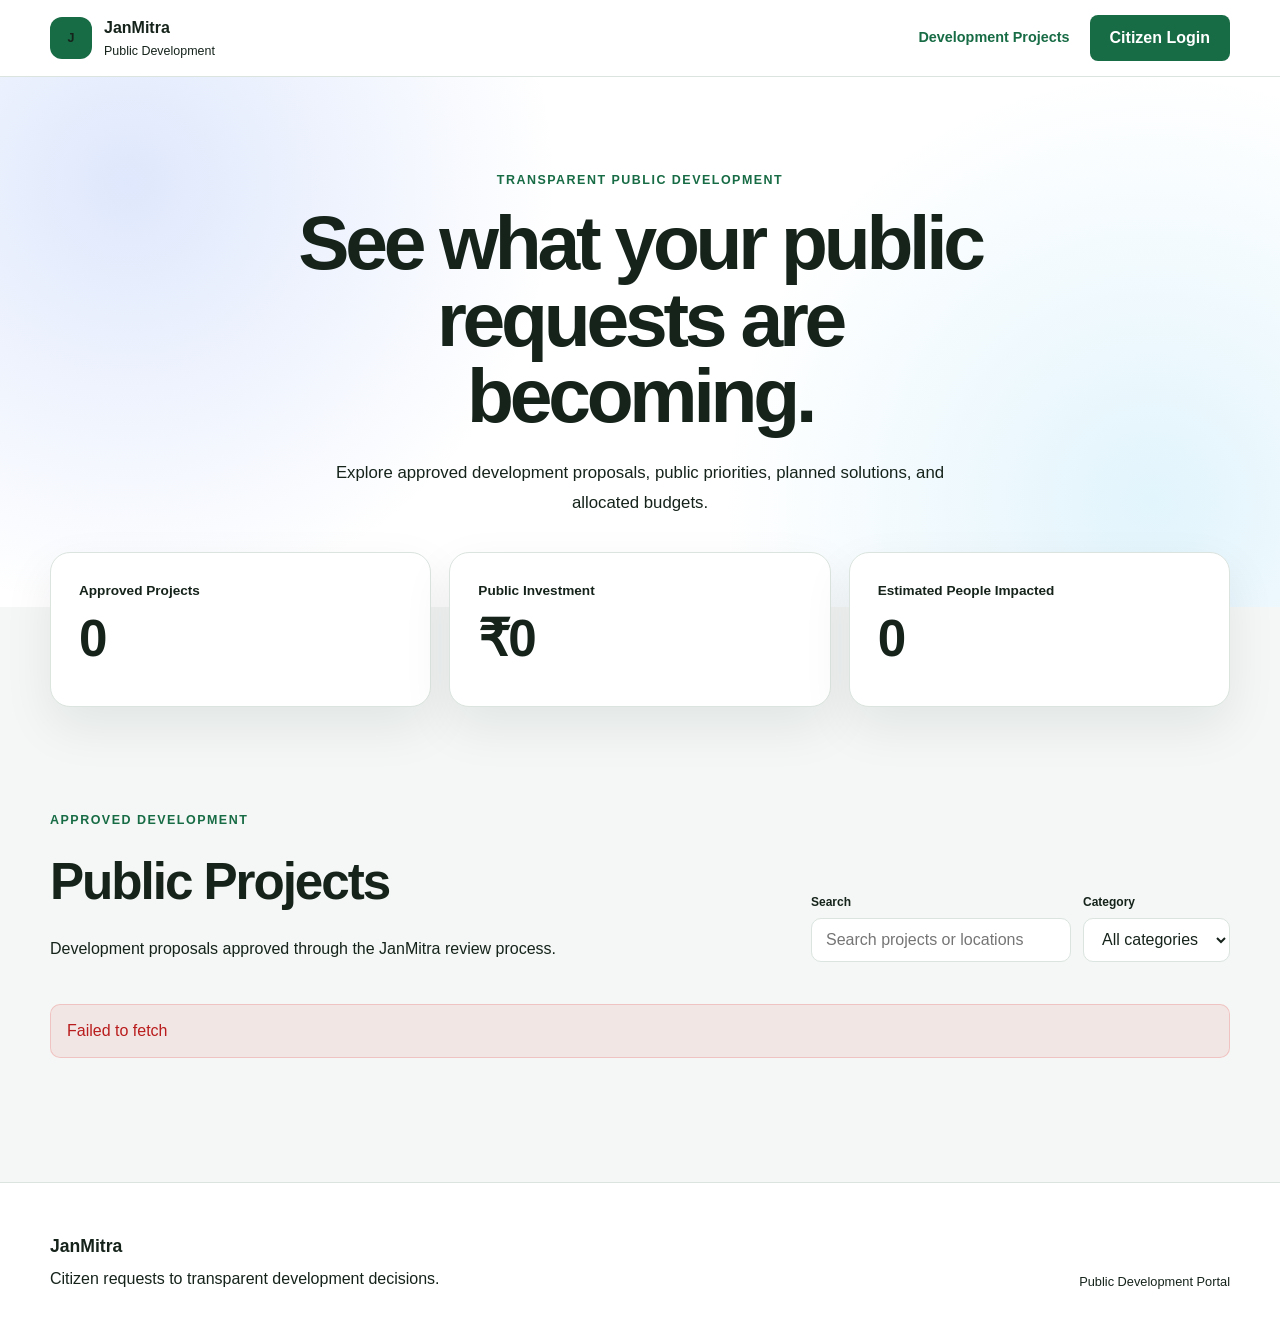
<file: frontend/pages/public.html>
<!DOCTYPE html>
<html lang="en">

<head>
    <meta charset="UTF-8">

    <meta name="viewport" content="width=device-width, initial-scale=1.0">

    <meta name="description" content="JanMitra public development projects and approved proposals.">

    <title>
        JanMitra | Public Development
    </title>

    <link rel="stylesheet" href="../css/global.css">

    <link rel="stylesheet" href="../css/public.css">
</head>


<body>

    <header class="public-header">

        <div class="public-header-inner">

            <a class="brand" href="../index.html">
                <span class="brand-mark">
                    J
                </span>

                <div>
                    <strong>
                        JanMitra
                    </strong>

                    <span>
                        Public Development
                    </span>
                </div>
            </a>


            <nav class="public-nav">

                <a class="nav-link active" href="./public.html">
                    Development Projects
                </a>

                <a class="primary-button" href="../index.html">
                    Citizen Login
                </a>

            </nav>

        </div>

    </header>


    <main>

        <section class="public-hero">

            <div class="public-hero-content">

                <span class="eyebrow">
                    Transparent Public Development
                </span>

                <h1>
                    See what your public requests
                    are becoming.
                </h1>

                <p>
                    Explore approved development proposals,
                    public priorities, planned solutions,
                    and allocated budgets.
                </p>

            </div>

        </section>


        <section class="public-summary">

            <div class="summary-grid">

                <article class="summary-card">

                    <span>
                        Approved Projects
                    </span>

                    <strong id="approvedProjectCount">
                        0
                    </strong>

                </article>


                <article class="summary-card">

                    <span>
                        Public Investment
                    </span>

                    <strong id="totalInvestment">
                        ₹0
                    </strong>

                </article>


                <article class="summary-card">

                    <span>
                        Estimated People Impacted
                    </span>

                    <strong id="peopleImpacted">
                        0
                    </strong>

                </article>

            </div>

        </section>


        <section class="projects-section">

            <div class="section-heading">

                <div>

                    <span class="eyebrow">
                        Approved Development
                    </span>

                    <h2>
                        Public Projects
                    </h2>

                    <p>
                        Development proposals approved
                        through the JanMitra review process.
                    </p>

                </div>


                <div class="project-filters">

                    <label class="search-field" for="projectSearch">

                        <span>
                            Search
                        </span>

                        <input id="projectSearch" type="search" placeholder="Search projects or locations"
                            autocomplete="off">

                    </label>


                    <label class="filter-field" for="categoryFilter">

                        <span>
                            Category
                        </span>

                        <select id="categoryFilter">

                            <option value="">
                                All categories
                            </option>

                        </select>

                    </label>

                </div>

            </div>


            <div id="publicError" class="page-message error-message hidden"></div>


            <div id="publicLoading" class="loading-state">

                <div class="loading-spinner"></div>

                <p>
                    Loading approved projects...
                </p>

            </div>


            <div id="projectList" class="project-list"></div>


            <div id="emptyProjects" class="empty-state hidden">

                <h3>
                    No approved projects found
                </h3>

                <p>
                    Approved development proposals
                    will appear here.
                </p>

            </div>

        </section>

    </main>


    <div id="projectModal" class="modal-backdrop hidden">

        <section class="modal-card project-modal-card" role="dialog" aria-modal="true"
            aria-labelledby="modalProjectTitle">

            <div class="modal-header">

                <div>

                    <span class="eyebrow">
                        Approved Development Project
                    </span>

                    <h2 id="modalProjectTitle">
                        Project
                    </h2>

                </div>


                <button id="closeProjectButton" class="icon-button" type="button" aria-label="Close project">
                    ×
                </button>

            </div>


            <div id="projectDetail" class="project-detail"></div>

        </section>

    </div>


    <footer class="public-footer">

        <div class="public-footer-inner">

            <div>

                <strong>
                    JanMitra
                </strong>

                <p>
                    Citizen requests to transparent
                    development decisions.
                </p>

            </div>


            <span>
                Public Development Portal
            </span>

        </div>

    </footer>


    <script type="module" src="../js/public.js"></script>

</body>

</html>
</file>
<file: frontend/css/global.css>
:root {
    --bg: #f4f7f5;
    --surface: #ffffff;
    --surface-soft: #eef4f0;

    --text: #15231b;
    --text-muted: #647269;

    --primary: #176b45;
    --primary-dark: #0f5134;
    --primary-soft: #dceee4;

    --border: #dbe4de;

    --danger: #b42318;
    --danger-soft: #fee4e2;

    --warning: #9a6700;
    --warning-soft: #fff3cd;

    --success: #157347;
    --success-soft: #dff3e7;

    --shadow:
        0 20px 60px rgba(22, 52, 35, 0.08);

    --radius-sm: 8px;
    --radius-md: 14px;
    --radius-lg: 22px;

    --container: 1280px;
}


* {
    box-sizing: border-box;
}


html {
    scroll-behavior: smooth;
}


body {
    margin: 0;

    min-height: 100vh;

    font-family:
        Inter,
        -apple-system,
        BlinkMacSystemFont,
        "Segoe UI",
        sans-serif;

    color: var(--text);

    background: var(--bg);

    line-height: 1.5;
}


button,
input,
textarea,
select {
    font: inherit;
}


button {
    cursor: pointer;
}


button:disabled {
    cursor: not-allowed;

    opacity: 0.65;
}


a {
    color: inherit;

    text-decoration: none;
}


h1,
h2,
h3,
h4,
p {
    margin-top: 0;
}


img {
    display: block;

    max-width: 100%;
}


.container {
    width: min(calc(100% - 40px),
            var(--container));

    margin-inline: auto;
}


.primary-button {
    display: inline-flex;

    align-items: center;
    justify-content: center;

    min-height: 46px;

    padding: 0 20px;

    border: 0;

    border-radius: var(--radius-sm);

    color: #ffffff;

    background: var(--primary);

    font-weight: 700;

    transition:
        background 0.2s ease,
        transform 0.2s ease;
}


.primary-button:hover {
    background: var(--primary-dark);
}


.primary-button:active {
    transform: translateY(1px);
}


.secondary-button {
    display: inline-flex;

    align-items: center;
    justify-content: center;

    min-height: 44px;

    padding: 0 18px;

    border: 1px solid var(--border);

    border-radius: var(--radius-sm);

    color: var(--text);

    background: var(--surface);

    font-weight: 650;
}


.secondary-button:hover {
    background: var(--surface-soft);
}


.text-button {
    padding: 0;

    border: 0;

    color: var(--primary);

    background: transparent;

    font-weight: 700;
}


.eyebrow {
    margin-bottom: 10px;

    color: var(--primary);

    font-size: 0.75rem;

    font-weight: 800;

    letter-spacing: 0.12em;
}


.status-badge {
    display: inline-flex;

    align-items: center;

    width: fit-content;

    padding: 5px 10px;

    border-radius: 999px;

    font-size: 0.75rem;

    font-weight: 800;

    letter-spacing: 0.02em;
}


.status-draft {
    color: var(--text-muted);

    background: var(--surface-soft);
}


.status-submitted,
.status-ready-for-ai,
.status-ai-processing {
    color: var(--warning);

    background: var(--warning-soft);
}


.status-analyzed,
.status-grouped {
    color: #175cd3;

    background: #e8f1ff;
}


.status-approved,
.status-closed {
    color: var(--success);

    background: var(--success-soft);
}


.status-rejected {
    color: var(--danger);

    background: var(--danger-soft);
}


.hidden {
    display: none !important;
}


.page-loader {
    display: flex;

    align-items: center;
    justify-content: center;

    min-height: 100vh;

    color: var(--text-muted);

    font-weight: 650;
}


.empty-state {
    padding: 60px 30px;

    border: 1px dashed var(--border);

    border-radius: var(--radius-md);

    text-align: center;

    background: var(--surface);
}


.empty-state h3 {
    margin-bottom: 8px;
}


.empty-state p {
    margin-bottom: 0;

    color: var(--text-muted);
}


@media (max-width: 700px) {
    .container {
        width: min(calc(100% - 28px),
                var(--container));
    }
}
</file>
<file: frontend/css/public.css>
.public-header {
    position: sticky;
    top: 0;
    z-index: 50;

    background: rgba(255, 255, 255, 0.94);

    border-bottom: 1px solid var(--border);

    backdrop-filter: blur(16px);
}


.public-header-inner {
    width: min(1180px, calc(100% - 40px));

    min-height: 76px;

    margin: 0 auto;

    display: flex;
    align-items: center;
    justify-content: space-between;

    gap: 24px;
}


.brand {
    display: flex;
    align-items: center;

    gap: 12px;

    color: var(--text-primary);

    text-decoration: none;
}


.brand-mark {
    width: 42px;
    height: 42px;

    border-radius: 12px;

    display: grid;
    place-items: center;

    background: var(--primary);

    color: white;

    font-size: 1.2rem;
    font-weight: 800;
}


.brand div {
    display: flex;
    flex-direction: column;

    gap: 2px;
}


.brand strong {
    font-size: 1rem;
}


.brand span {
    color: var(--text-secondary);

    font-size: 0.78rem;
}


.public-nav {
    display: flex;
    align-items: center;

    gap: 20px;
}


.nav-link {
    color: var(--text-secondary);

    text-decoration: none;

    font-size: 0.9rem;
    font-weight: 600;
}


.nav-link:hover,
.nav-link.active {
    color: var(--primary);
}


.public-hero {
    min-height: 420px;

    padding: 90px 24px;

    display: flex;
    align-items: center;
    justify-content: center;

    background:
        radial-gradient(circle at 10% 20%,
            rgba(37, 99, 235, 0.15),
            transparent 35%),
        radial-gradient(circle at 90% 80%,
            rgba(14, 165, 233, 0.12),
            transparent 35%),
        var(--surface);
}


.public-hero-content {
    width: min(820px, 100%);

    text-align: center;
}


.eyebrow {
    display: inline-block;

    margin-bottom: 14px;

    color: var(--primary);

    font-size: 0.78rem;
    font-weight: 800;

    letter-spacing: 0.12em;

    text-transform: uppercase;
}


.public-hero h1 {
    max-width: 760px;

    margin: 0 auto;

    font-size: clamp(2.5rem,
            6vw,
            5rem);

    line-height: 1;

    letter-spacing: -0.055em;
}


.public-hero p {
    max-width: 650px;

    margin: 24px auto 0;

    color: var(--text-secondary);

    font-size: 1.05rem;

    line-height: 1.75;
}


.public-summary {
    width: min(1180px, calc(100% - 40px));

    margin: -55px auto 0;

    position: relative;

    z-index: 5;
}


.summary-grid {
    display: grid;

    grid-template-columns: repeat(3, 1fr);

    gap: 18px;
}


.summary-card {
    min-height: 150px;

    padding: 28px;

    display: flex;
    flex-direction: column;
    justify-content: space-between;

    background: var(--surface);

    border: 1px solid var(--border);

    border-radius: 20px;

    box-shadow:
        0 20px 50px rgba(15, 23, 42, 0.08);
}


.summary-card span {
    color: var(--text-secondary);

    font-size: 0.85rem;
    font-weight: 600;
}


.summary-card strong {
    font-size: clamp(2rem,
            4vw,
            3.2rem);

    letter-spacing: -0.04em;
}


.projects-section {
    width: min(1180px, calc(100% - 40px));

    margin: 0 auto;

    padding: 100px 0;
}


.section-heading {
    margin-bottom: 42px;

    display: flex;
    align-items: flex-end;
    justify-content: space-between;

    gap: 32px;
}


.section-heading h2 {
    margin: 0;

    font-size: clamp(2rem,
            4vw,
            3.2rem);

    letter-spacing: -0.04em;
}


.section-heading p {
    max-width: 560px;

    margin: 14px 0 0;

    color: var(--text-secondary);

    line-height: 1.7;
}


.project-filters {
    display: flex;
    align-items: flex-end;

    gap: 12px;
}


.search-field,
.filter-field {
    display: flex;
    flex-direction: column;

    gap: 7px;
}


.search-field span,
.filter-field span {
    color: var(--text-secondary);

    font-size: 0.75rem;
    font-weight: 700;
}


.search-field input,
.filter-field select {
    min-height: 44px;

    padding: 0 14px;

    background: var(--surface);

    color: var(--text-primary);

    border: 1px solid var(--border);

    border-radius: 10px;

    outline: none;

    font: inherit;
}


.search-field input {
    width: 260px;
}


.search-field input:focus,
.filter-field select:focus {
    border-color: var(--primary);

    box-shadow:
        0 0 0 3px rgba(37, 99, 235, 0.12);
}


.project-list {
    display: grid;

    grid-template-columns:
        repeat(2, minmax(0, 1fr));

    gap: 20px;
}


.project-card {
    padding: 28px;

    display: flex;
    flex-direction: column;

    background: var(--surface);

    border: 1px solid var(--border);

    border-radius: 20px;

    transition:
        transform 160ms ease,
        border-color 160ms ease,
        box-shadow 160ms ease;
}


.project-card:hover {
    transform: translateY(-4px);

    border-color: rgba(37,
            99,
            235,
            0.35);

    box-shadow:
        0 22px 55px rgba(15, 23, 42, 0.09);
}


.project-card-topline {
    margin-bottom: 20px;

    display: flex;
    align-items: center;
    justify-content: space-between;

    gap: 12px;
}


.project-category {
    color: var(--primary);

    font-size: 0.75rem;
    font-weight: 800;

    letter-spacing: 0.08em;

    text-transform: uppercase;
}


.project-status {
    padding: 7px 10px;

    border-radius: 999px;

    background: rgba(22, 163, 74, 0.1);

    color: #15803d;

    font-size: 0.7rem;
    font-weight: 800;

    text-transform: uppercase;
}


.project-card h3 {
    margin: 0;

    font-size: 1.45rem;

    line-height: 1.25;

    letter-spacing: -0.025em;
}


.project-summary {
    margin: 14px 0 0;

    color: var(--text-secondary);

    line-height: 1.7;

    flex: 1;
}


.project-location {
    margin-top: 22px;

    color: var(--text-secondary);

    font-size: 0.85rem;
}


.project-metrics {
    margin-top: 22px;

    padding-top: 20px;

    display: grid;

    grid-template-columns: repeat(3, 1fr);

    gap: 12px;

    border-top: 1px solid var(--border);
}


.project-metric {
    display: flex;
    flex-direction: column;

    gap: 5px;
}


.project-metric span {
    color: var(--text-secondary);

    font-size: 0.72rem;
}


.project-metric strong {
    font-size: 0.95rem;
}


.project-card-action {
    margin-top: 24px;
}


.project-card-action button {
    width: 100%;
}


.loading-state {
    min-height: 300px;

    display: flex;
    flex-direction: column;
    align-items: center;
    justify-content: center;

    gap: 16px;

    color: var(--text-secondary);
}


.loading-spinner {
    width: 34px;
    height: 34px;

    border: 3px solid var(--border);

    border-top-color: var(--primary);

    border-radius: 50%;

    animation: public-spin 700ms linear infinite;
}


@keyframes public-spin {
    to {
        transform: rotate(360deg);
    }
}


.empty-state {
    min-height: 300px;

    padding: 40px;

    display: flex;
    flex-direction: column;
    align-items: center;
    justify-content: center;

    text-align: center;

    background: var(--surface);

    border: 1px dashed var(--border);

    border-radius: 20px;
}


.empty-state h3 {
    margin: 0;

    font-size: 1.3rem;
}


.empty-state p {
    max-width: 440px;

    margin: 10px 0 0;

    color: var(--text-secondary);

    line-height: 1.6;
}


.page-message {
    margin-bottom: 24px;

    padding: 14px 16px;

    border-radius: 10px;
}


.error-message {
    background: rgba(220, 38, 38, 0.08);

    color: #b91c1c;

    border: 1px solid rgba(220,
            38,
            38,
            0.18);
}


.project-modal-card {
    width: min(850px, calc(100% - 32px));

    max-height: 90vh;

    overflow-y: auto;
}


.project-detail {
    padding: 0 28px 30px;
}


.project-detail-grid {
    margin-bottom: 30px;

    display: grid;

    grid-template-columns: repeat(3, 1fr);

    gap: 12px;
}


.project-stat {
    padding: 18px;

    display: flex;
    flex-direction: column;

    gap: 8px;

    background: var(--background);

    border: 1px solid var(--border);

    border-radius: 12px;
}


.project-stat span {
    color: var(--text-secondary);

    font-size: 0.75rem;
}


.project-stat strong {
    font-size: 1.1rem;
}


.project-section {
    padding: 26px 0;

    border-top: 1px solid var(--border);
}


.project-section h3 {
    margin: 0 0 12px;

    font-size: 1rem;
}


.project-section p {
    margin: 0;

    color: var(--text-secondary);

    line-height: 1.75;
}


.project-section strong {
    color: var(--text-primary);
}


.solution-box {
    padding: 20px;

    background: rgba(37, 99, 235, 0.06);

    border: 1px solid rgba(37,
            99,
            235,
            0.15);

    border-radius: 14px;
}


.public-footer {
    padding: 50px 24px;

    background: var(--surface);

    border-top: 1px solid var(--border);
}


.public-footer-inner {
    width: min(1180px, 100%);

    margin: 0 auto;

    display: flex;
    align-items: flex-end;
    justify-content: space-between;

    gap: 24px;
}


.public-footer strong {
    font-size: 1.1rem;
}


.public-footer p {
    margin: 8px 0 0;

    color: var(--text-secondary);
}


.public-footer-inner>span {
    color: var(--text-secondary);

    font-size: 0.8rem;
}


@media (max-width: 900px) {
    .section-heading {
        align-items: stretch;
        flex-direction: column;
    }


    .project-filters {
        width: 100%;
    }


    .search-field {
        flex: 1;
    }


    .search-field input {
        width: 100%;
    }


    .project-list {
        grid-template-columns: 1fr;
    }
}


@media (max-width: 700px) {
    .public-header-inner {
        width: min(100% - 28px,
                1180px);
    }


    .public-nav .nav-link {
        display: none;
    }


    .public-hero {
        min-height: 380px;

        padding: 70px 20px;
    }


    .summary-grid {
        grid-template-columns: 1fr;
    }


    .public-summary {
        margin-top: -30px;
    }


    .projects-section {
        width: min(100% - 28px,
                1180px);

        padding: 70px 0;
    }


    .project-filters {
        flex-direction: column;
        align-items: stretch;
    }


    .project-metrics {
        grid-template-columns: 1fr;
    }


    .project-detail-grid {
        grid-template-columns: 1fr;
    }


    .public-footer-inner {
        align-items: flex-start;
        flex-direction: column;
    }
}
</file>
